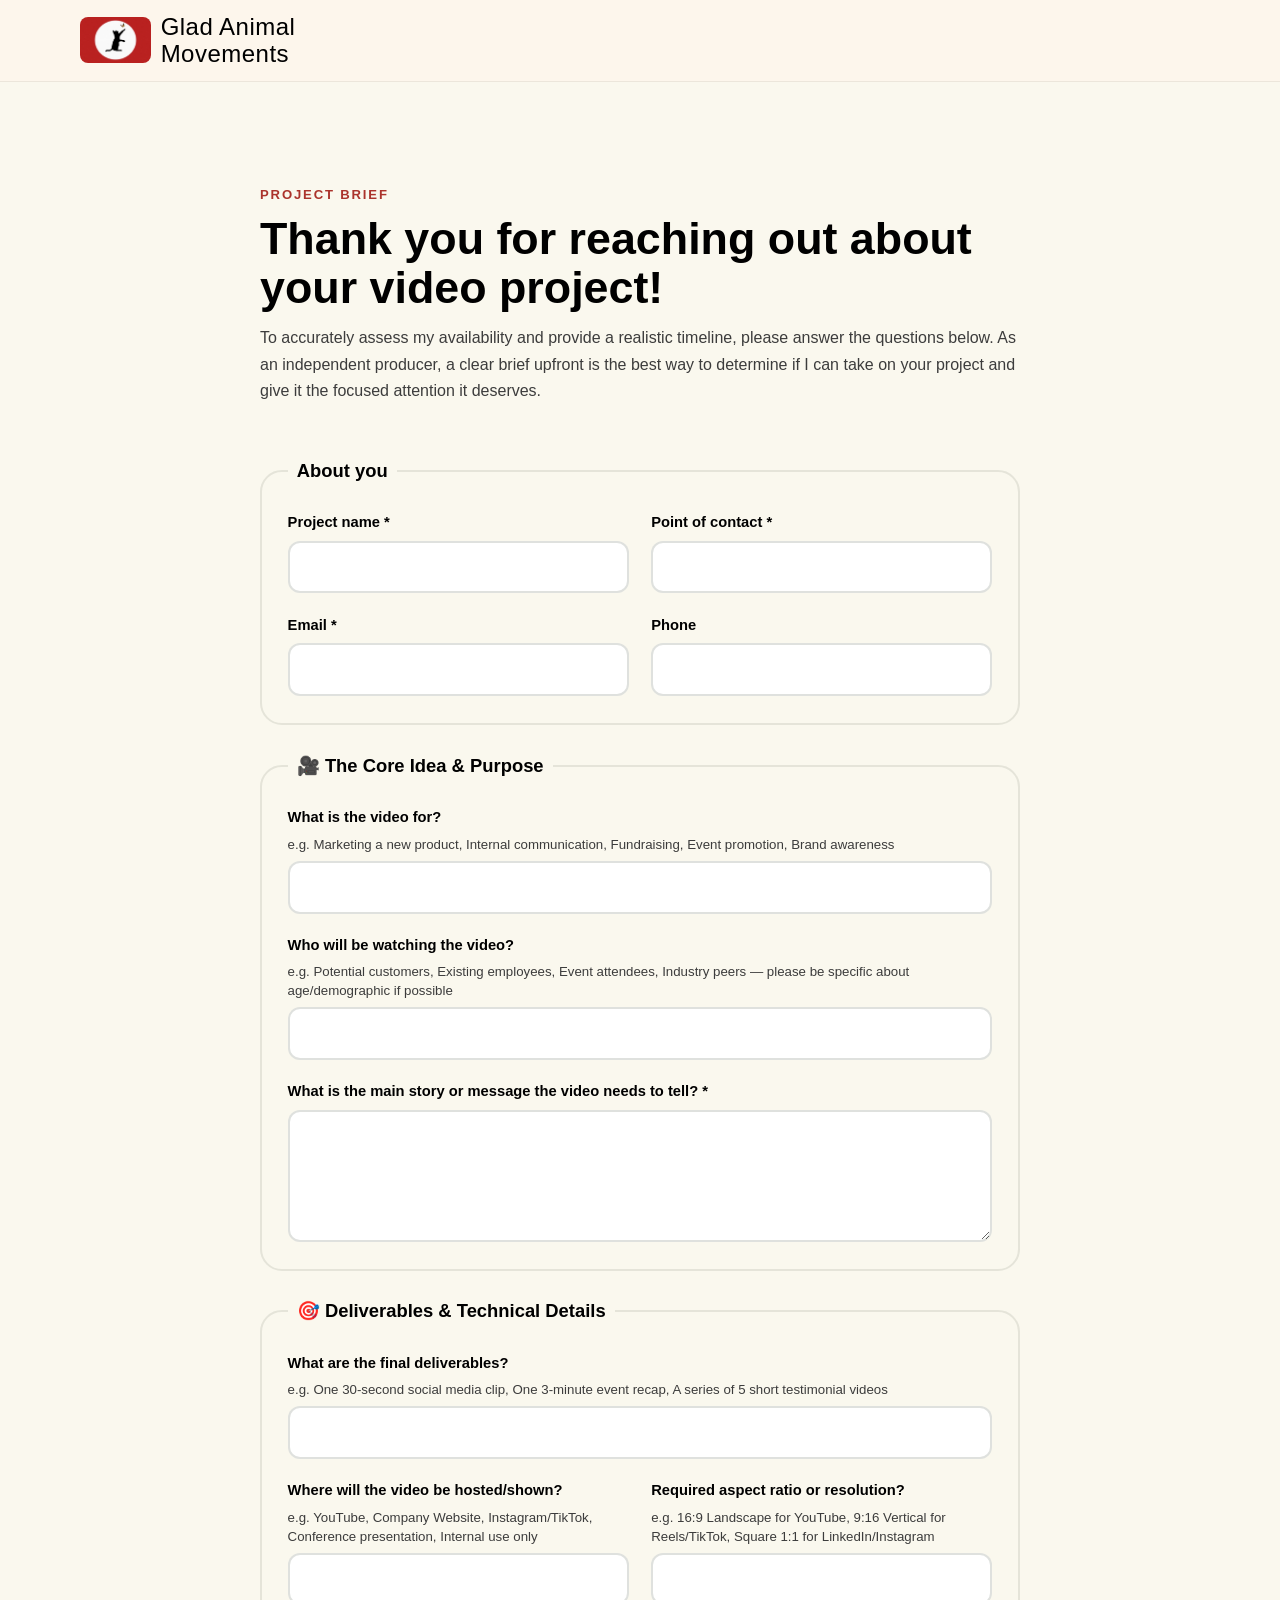
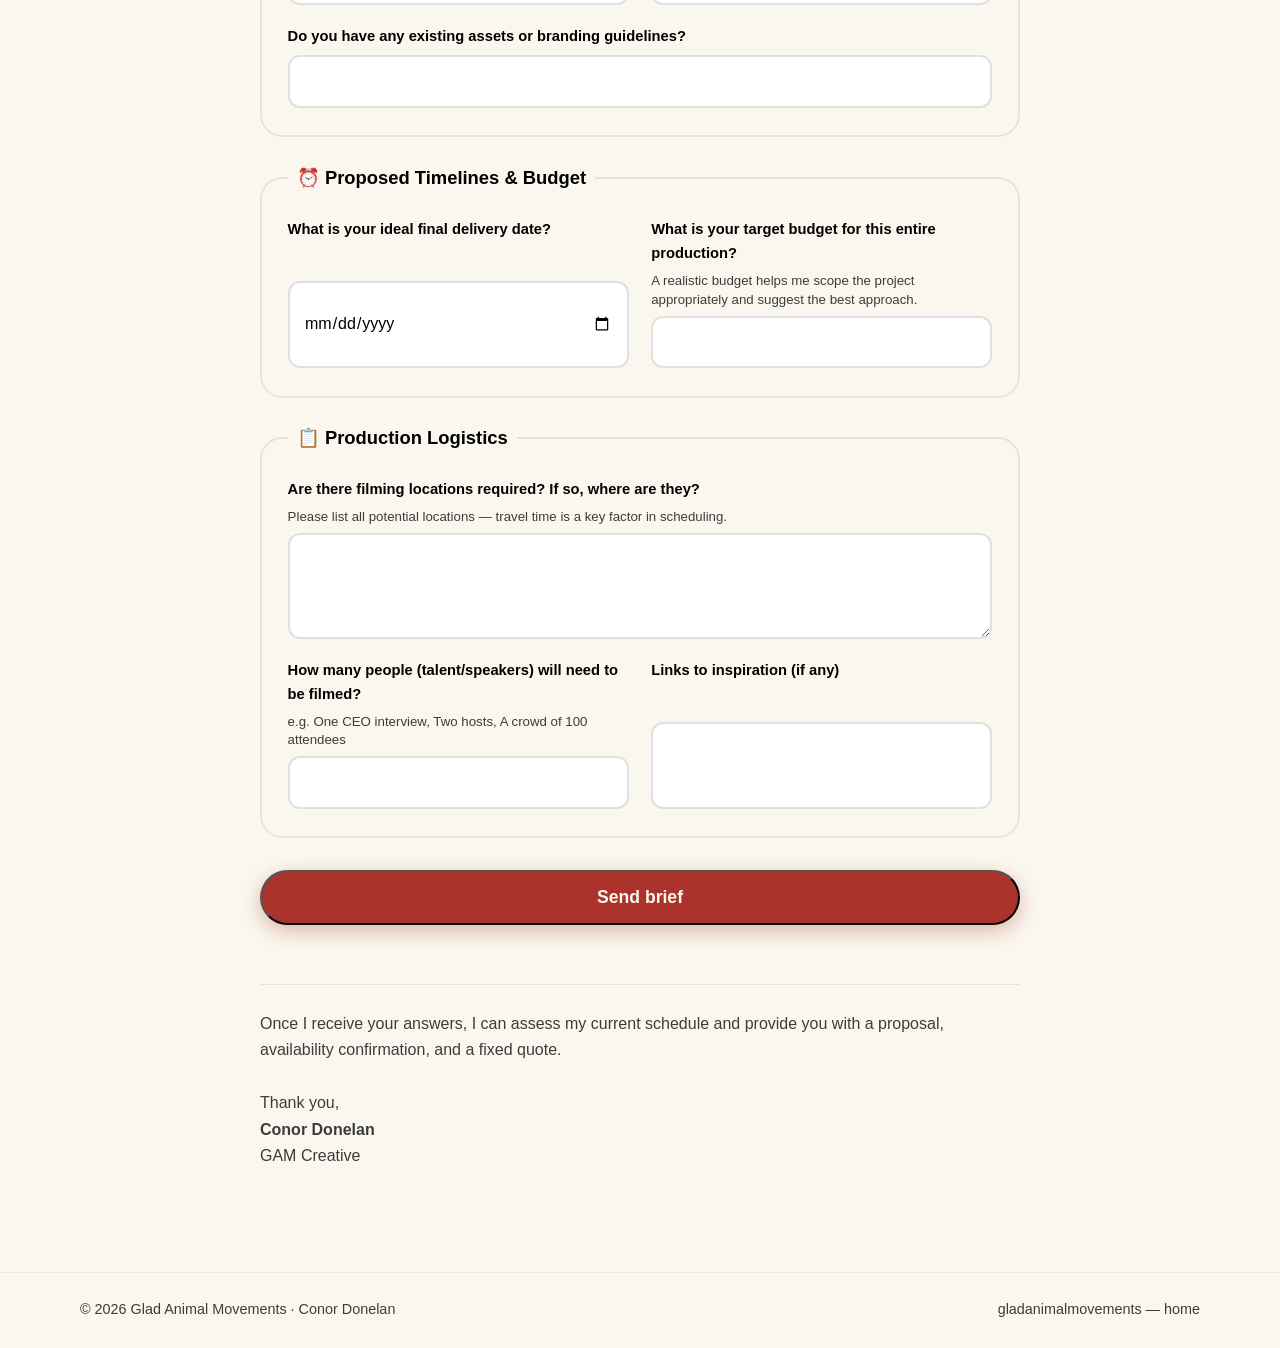
<file: enquiry-k9x3.html>
<!DOCTYPE html>
<html lang="en">
<head>
  <meta charset="UTF-8">
  <meta name="viewport" content="width=device-width, initial-scale=1.0">
  <title>Project Brief — Glad Animal Movements</title>
  <meta name="robots" content="noindex, nofollow">
  <link rel="icon" href="assets/favicon.svg" type="image/svg+xml">
  <link rel="preconnect" href="https://fonts.googleapis.com">
  <link rel="preconnect" href="https://fonts.gstatic.com" crossorigin>
  <link href="https://fonts.googleapis.com/css2?family=Fraunces:opsz,wght@9..144,500;9..144,600;9..144,700;9..144,900&family=Work+Sans:wght@400;500;600;700&display=swap" rel="stylesheet">
  <link rel="stylesheet" href="css/style.css">
</head>
<body>

  <header class="site-header">
    <nav class="nav container" aria-label="Main navigation">
      <a href="index.html" class="nav__brand">
        <span class="nav__brand-mark" aria-hidden="true">
          <img src="assets/logo.jpg" alt="">
        </span>
        <span class="nav__brand-text">Glad Animal<br>Movements</span>
      </a>
    </nav>
  </header>

  <main>
    <section class="section enquiry">
      <div class="container enquiry__inner">
        <div class="section__head">
          <p class="section__kicker">Project Brief</p>
          <h1 class="section__title">Thank you for reaching out about your video project!</h1>
          <p class="enquiry__sub">To accurately assess my availability and provide a realistic timeline, please answer the questions below. As an independent producer, a clear brief upfront is the best way to determine if I can take on your project and give it the focused attention it deserves.</p>
        </div>

        <form id="enquiry-form" class="enquiry__form" novalidate>

          <fieldset class="enquiry__section">
            <legend>About you</legend>
            <div class="enquiry__grid">
              <div class="field">
                <label for="f-project">Project name *</label>
                <input id="f-project" name="projectName" type="text" required>
              </div>
              <div class="field">
                <label for="f-name">Point of contact *</label>
                <input id="f-name" name="contactName" type="text" required autocomplete="name">
              </div>
              <div class="field">
                <label for="f-email">Email *</label>
                <input id="f-email" name="email" type="email" required autocomplete="email">
              </div>
              <div class="field">
                <label for="f-phone">Phone</label>
                <input id="f-phone" name="phone" type="tel" autocomplete="tel">
              </div>
            </div>
          </fieldset>

          <fieldset class="enquiry__section">
            <legend>🎥 The Core Idea &amp; Purpose</legend>
            <div class="enquiry__grid">
              <div class="field field--full">
                <label for="f-purpose">What is the video for?</label>
                <p class="field__hint">e.g. Marketing a new product, Internal communication, Fundraising, Event promotion, Brand awareness</p>
                <input id="f-purpose" name="purpose" type="text">
              </div>
              <div class="field field--full">
                <label for="f-audience">Who will be watching the video?</label>
                <p class="field__hint">e.g. Potential customers, Existing employees, Event attendees, Industry peers — please be specific about age/demographic if possible</p>
                <input id="f-audience" name="audience" type="text">
              </div>
              <div class="field field--full">
                <label for="f-story">What is the main story or message the video needs to tell? *</label>
                <textarea id="f-story" name="story" rows="4" required></textarea>
              </div>
            </div>
          </fieldset>

          <fieldset class="enquiry__section">
            <legend>🎯 Deliverables &amp; Technical Details</legend>
            <div class="enquiry__grid">
              <div class="field field--full">
                <label for="f-deliverables">What are the final deliverables?</label>
                <p class="field__hint">e.g. One 30-second social media clip, One 3-minute event recap, A series of 5 short testimonial videos</p>
                <input id="f-deliverables" name="deliverables" type="text">
              </div>
              <div class="field">
                <label for="f-hosting">Where will the video be hosted/shown?</label>
                <p class="field__hint">e.g. YouTube, Company Website, Instagram/TikTok, Conference presentation, Internal use only</p>
                <input id="f-hosting" name="hosting" type="text">
              </div>
              <div class="field">
                <label for="f-aspect">Required aspect ratio or resolution?</label>
                <p class="field__hint">e.g. 16:9 Landscape for YouTube, 9:16 Vertical for Reels/TikTok, Square 1:1 for LinkedIn/Instagram</p>
                <input id="f-aspect" name="aspectRatio" type="text">
              </div>
              <div class="field field--full">
                <label for="f-assets">Do you have any existing assets or branding guidelines?</label>
                <input id="f-assets" name="assets" type="text">
              </div>
            </div>
          </fieldset>

          <fieldset class="enquiry__section">
            <legend>⏰ Proposed Timelines &amp; Budget</legend>
            <div class="enquiry__grid">
              <div class="field">
                <label for="f-date">What is your ideal final delivery date?</label>
                <input id="f-date" name="deliveryDate" type="date">
              </div>
              <div class="field">
                <label for="f-budget">What is your target budget for this entire production?</label>
                <p class="field__hint">A realistic budget helps me scope the project appropriately and suggest the best approach.</p>
                <input id="f-budget" name="budget" type="text">
              </div>
            </div>
          </fieldset>

          <fieldset class="enquiry__section">
            <legend>📋 Production Logistics</legend>
            <div class="enquiry__grid">
              <div class="field field--full">
                <label for="f-locations">Are there filming locations required? If so, where are they?</label>
                <p class="field__hint">Please list all potential locations — travel time is a key factor in scheduling.</p>
                <textarea id="f-locations" name="locations" rows="3"></textarea>
              </div>
              <div class="field">
                <label for="f-talent">How many people (talent/speakers) will need to be filmed?</label>
                <p class="field__hint">e.g. One CEO interview, Two hosts, A crowd of 100 attendees</p>
                <input id="f-talent" name="talentCount" type="text">
              </div>
              <div class="field">
                <label for="f-inspiration">Links to inspiration (if any)</label>
                <input id="f-inspiration" name="inspiration" type="text">
              </div>
            </div>
          </fieldset>

          <!-- honeypot: real people never see or fill this -->
          <div class="field field--hp" aria-hidden="true">
            <label for="f-website">Website</label>
            <input id="f-website" name="website" type="text" tabindex="-1" autocomplete="off">
          </div>

          <div class="field field--full enquiry__submit-row">
            <button type="submit" class="btn btn--primary btn--big" id="enquiry-submit">Send brief</button>
            <p class="enquiry__status" id="enquiry-status" role="status"></p>
          </div>
        </form>

        <p class="enquiry__outro">Once I receive your answers, I can assess my current schedule and provide you with a proposal, availability confirmation, and a fixed quote.<br><br>Thank you,<br><strong>Conor Donelan</strong><br>GAM Creative</p>
      </div>
    </section>
  </main>

  <footer class="site-footer">
    <div class="container site-footer__inner">
      <p>© <span id="year">2026</span> Glad Animal Movements · Conor Donelan</p>
      <p><a href="index.html">gladanimalmovements — home</a></p>
    </div>
  </footer>

  <script>
    const form = document.getElementById("enquiry-form");
    const statusEl = document.getElementById("enquiry-status");
    const submitBtn = document.getElementById("enquiry-submit");
    document.getElementById("year").textContent = new Date().getFullYear();

    form.addEventListener("submit", async (e) => {
      e.preventDefault();
      if (!form.reportValidity()) return;

      const data = Object.fromEntries(new FormData(form).entries());
      submitBtn.disabled = true;
      statusEl.textContent = "Sending…";

      try {
        const res = await fetch("/api/enquiry", {
          method: "POST",
          headers: { "Content-Type": "application/json" },
          body: JSON.stringify(data),
        });
        if (!res.ok) throw new Error("Request failed: " + res.status);
        form.reset();
        statusEl.textContent = "Thanks! Your brief is on its way — I'll be in touch soon.";
      } catch (err) {
        statusEl.textContent = "Something went wrong sending the form. You can email me directly at conordonelan@gmail.com.";
        submitBtn.disabled = false;
      }
    });
  </script>
</body>
</html>
</file>
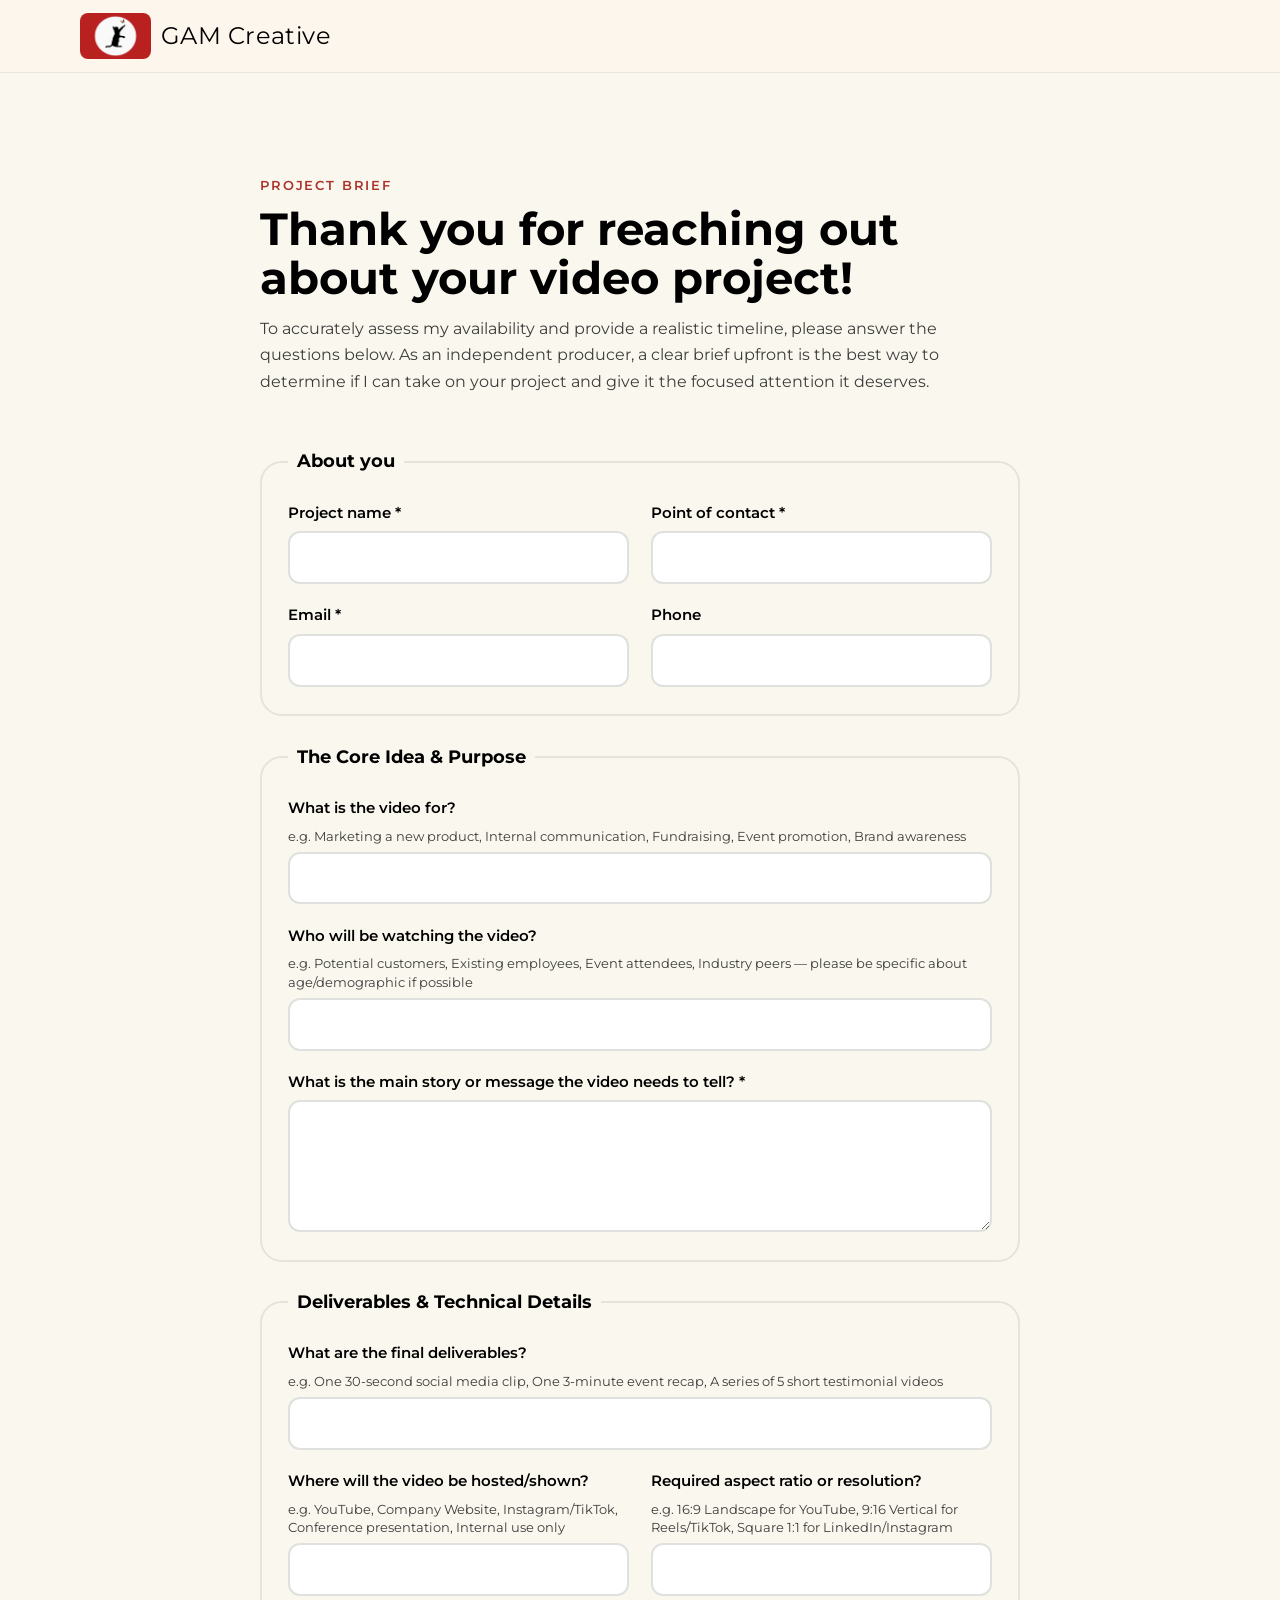
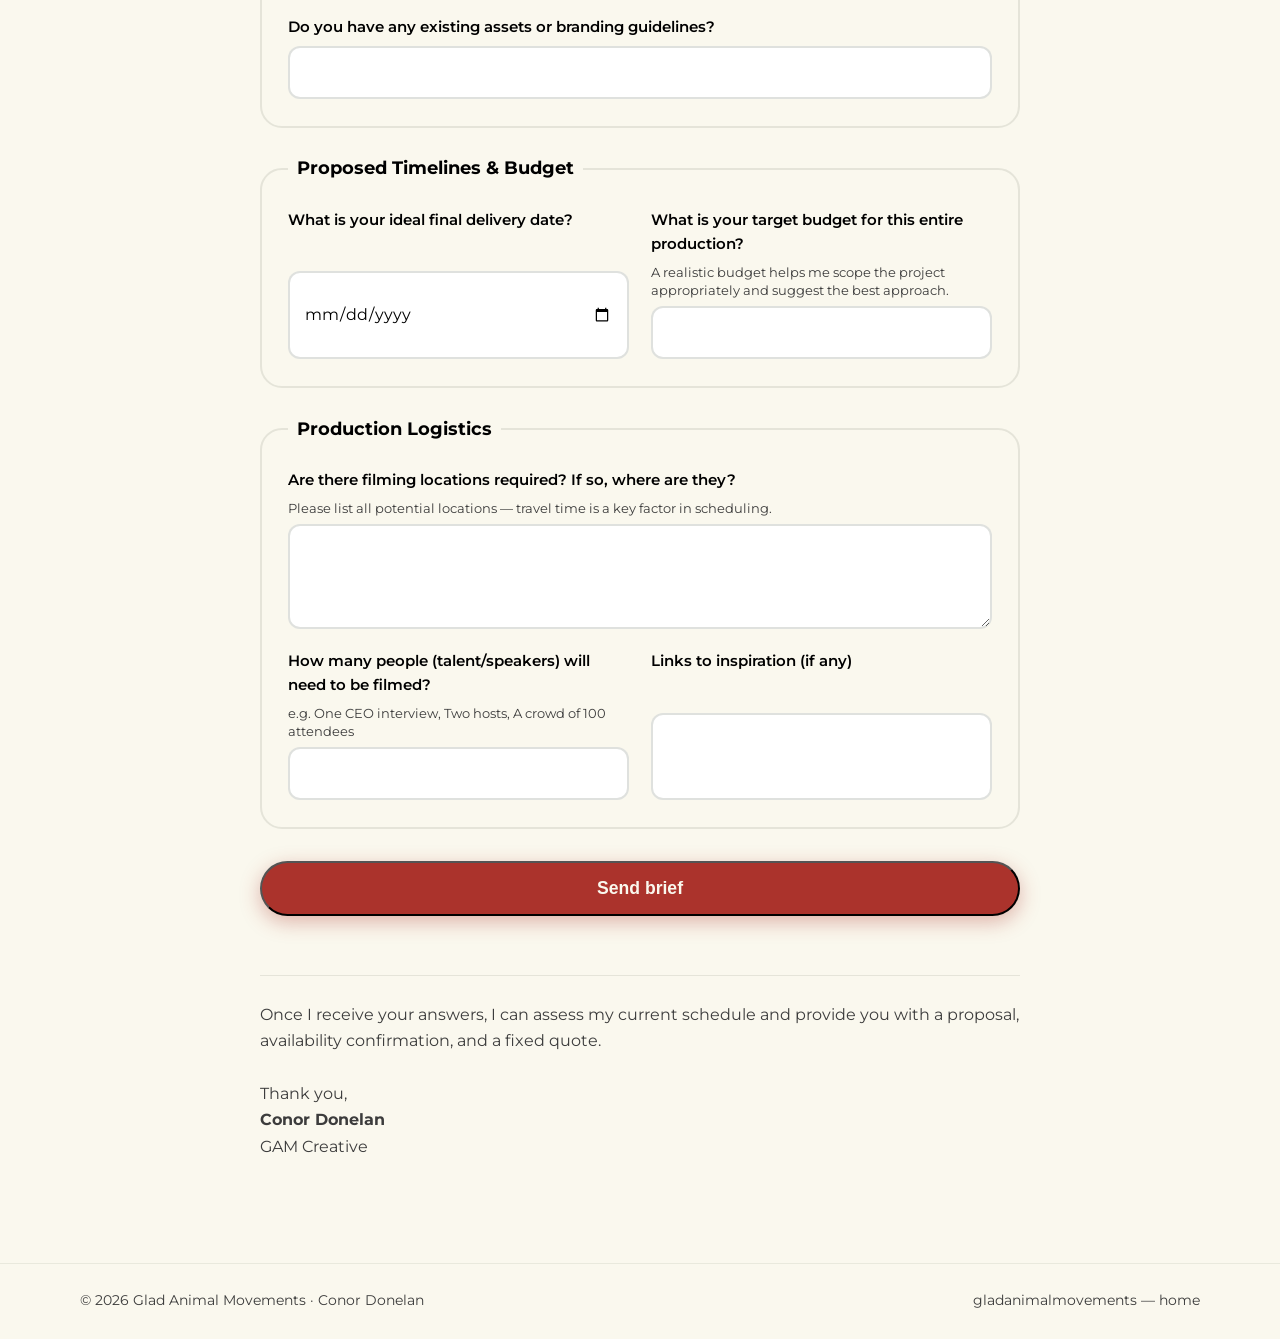
<file: onboarding.html>
<!DOCTYPE html>
<html lang="en">
<head>
  <meta charset="UTF-8">
  <meta name="viewport" content="width=device-width, initial-scale=1.0">
  <title>Project Brief — Glad Animal Movements</title>
  <meta name="robots" content="noindex, nofollow">
  <link rel="icon" href="assets/favicon.svg" type="image/svg+xml">
  <link rel="preconnect" href="https://fonts.googleapis.com">
  <link rel="preconnect" href="https://fonts.gstatic.com" crossorigin>
  <link href="https://fonts.googleapis.com/css2?family=Montserrat:ital,wght@0,400;0,500;0,600;0,700;0,800;0,900;1,400;1,500;1,600;1,700&display=swap" rel="stylesheet">
  <link rel="stylesheet" href="css/style.css">
</head>
<body>

  <header class="site-header">
    <nav class="nav container" aria-label="Main navigation">
      <a href="index.html" class="nav__brand">
        <span class="nav__brand-mark" aria-hidden="true">
          <img src="assets/logo.jpg" alt="">
        </span>
        <span class="nav__brand-text">GAM Creative</span>
      </a>
    </nav>
  </header>

  <main>
    <section class="section enquiry">
      <div class="container enquiry__inner">
        <div class="section__head">
          <p class="section__kicker">Project Brief</p>
          <h1 class="section__title">Thank you for reaching out about your video project!</h1>
          <p class="enquiry__sub">To accurately assess my availability and provide a realistic timeline, please answer the questions below. As an independent producer, a clear brief upfront is the best way to determine if I can take on your project and give it the focused attention it deserves.</p>
        </div>

        <form id="enquiry-form" class="enquiry__form" novalidate>

          <fieldset class="enquiry__section">
            <legend>About you</legend>
            <div class="enquiry__grid">
              <div class="field">
                <label for="f-project">Project name *</label>
                <input id="f-project" name="projectName" type="text" required>
              </div>
              <div class="field">
                <label for="f-name">Point of contact *</label>
                <input id="f-name" name="contactName" type="text" required autocomplete="name">
              </div>
              <div class="field">
                <label for="f-email">Email *</label>
                <input id="f-email" name="email" type="email" required autocomplete="email">
              </div>
              <div class="field">
                <label for="f-phone">Phone</label>
                <input id="f-phone" name="phone" type="tel" autocomplete="tel">
              </div>
            </div>
          </fieldset>

          <fieldset class="enquiry__section">
            <legend>The Core Idea &amp; Purpose</legend>
            <div class="enquiry__grid">
              <div class="field field--full">
                <label for="f-purpose">What is the video for?</label>
                <p class="field__hint">e.g. Marketing a new product, Internal communication, Fundraising, Event promotion, Brand awareness</p>
                <input id="f-purpose" name="purpose" type="text">
              </div>
              <div class="field field--full">
                <label for="f-audience">Who will be watching the video?</label>
                <p class="field__hint">e.g. Potential customers, Existing employees, Event attendees, Industry peers — please be specific about age/demographic if possible</p>
                <input id="f-audience" name="audience" type="text">
              </div>
              <div class="field field--full">
                <label for="f-story">What is the main story or message the video needs to tell? *</label>
                <textarea id="f-story" name="story" rows="4" required></textarea>
              </div>
            </div>
          </fieldset>

          <fieldset class="enquiry__section">
            <legend>Deliverables &amp; Technical Details</legend>
            <div class="enquiry__grid">
              <div class="field field--full">
                <label for="f-deliverables">What are the final deliverables?</label>
                <p class="field__hint">e.g. One 30-second social media clip, One 3-minute event recap, A series of 5 short testimonial videos</p>
                <input id="f-deliverables" name="deliverables" type="text">
              </div>
              <div class="field">
                <label for="f-hosting">Where will the video be hosted/shown?</label>
                <p class="field__hint">e.g. YouTube, Company Website, Instagram/TikTok, Conference presentation, Internal use only</p>
                <input id="f-hosting" name="hosting" type="text">
              </div>
              <div class="field">
                <label for="f-aspect">Required aspect ratio or resolution?</label>
                <p class="field__hint">e.g. 16:9 Landscape for YouTube, 9:16 Vertical for Reels/TikTok, Square 1:1 for LinkedIn/Instagram</p>
                <input id="f-aspect" name="aspectRatio" type="text">
              </div>
              <div class="field field--full">
                <label for="f-assets">Do you have any existing assets or branding guidelines?</label>
                <input id="f-assets" name="assets" type="text">
              </div>
            </div>
          </fieldset>

          <fieldset class="enquiry__section">
            <legend>Proposed Timelines &amp; Budget</legend>
            <div class="enquiry__grid">
              <div class="field">
                <label for="f-date">What is your ideal final delivery date?</label>
                <input id="f-date" name="deliveryDate" type="date">
              </div>
              <div class="field">
                <label for="f-budget">What is your target budget for this entire production?</label>
                <p class="field__hint">A realistic budget helps me scope the project appropriately and suggest the best approach.</p>
                <input id="f-budget" name="budget" type="text">
              </div>
            </div>
          </fieldset>

          <fieldset class="enquiry__section">
            <legend>Production Logistics</legend>
            <div class="enquiry__grid">
              <div class="field field--full">
                <label for="f-locations">Are there filming locations required? If so, where are they?</label>
                <p class="field__hint">Please list all potential locations — travel time is a key factor in scheduling.</p>
                <textarea id="f-locations" name="locations" rows="3"></textarea>
              </div>
              <div class="field">
                <label for="f-talent">How many people (talent/speakers) will need to be filmed?</label>
                <p class="field__hint">e.g. One CEO interview, Two hosts, A crowd of 100 attendees</p>
                <input id="f-talent" name="talentCount" type="text">
              </div>
              <div class="field">
                <label for="f-inspiration">Links to inspiration (if any)</label>
                <input id="f-inspiration" name="inspiration" type="text">
              </div>
            </div>
          </fieldset>

          <!-- honeypot: real people never see or fill this -->
          <div class="field field--hp" aria-hidden="true">
            <label for="f-website">Website</label>
            <input id="f-website" name="website" type="text" tabindex="-1" autocomplete="off">
          </div>

          <div class="field field--full enquiry__submit-row">
            <button type="submit" class="btn btn--primary btn--big" id="enquiry-submit">Send brief</button>
            <p class="enquiry__status" id="enquiry-status" role="status"></p>
          </div>
        </form>

        <p class="enquiry__outro">Once I receive your answers, I can assess my current schedule and provide you with a proposal, availability confirmation, and a fixed quote.<br><br>Thank you,<br><strong>Conor Donelan</strong><br>GAM Creative</p>
      </div>
    </section>
  </main>

  <footer class="site-footer">
    <div class="container site-footer__inner">
      <p>© <span id="year">2026</span> Glad Animal Movements · Conor Donelan</p>
      <p><a href="index.html">gladanimalmovements — home</a></p>
    </div>
  </footer>

  <script>
    const form = document.getElementById("enquiry-form");
    const statusEl = document.getElementById("enquiry-status");
    const submitBtn = document.getElementById("enquiry-submit");
    document.getElementById("year").textContent = new Date().getFullYear();

    form.addEventListener("submit", async (e) => {
      e.preventDefault();
      if (!form.reportValidity()) return;

      const data = Object.fromEntries(new FormData(form).entries());
      submitBtn.disabled = true;
      statusEl.textContent = "Sending…";

      try {
        const res = await fetch("/api/enquiry", {
          method: "POST",
          headers: { "Content-Type": "application/json" },
          body: JSON.stringify(data),
        });
        if (!res.ok) throw new Error("Request failed: " + res.status);
        form.reset();
        statusEl.textContent = "Thanks! Your brief is on its way — I'll be in touch soon.";
      } catch (err) {
        statusEl.textContent = "Something went wrong sending the form. Please try again in a minute, or call me on +353 86 301 1088.";
        submitBtn.disabled = false;
      }
    });
  </script>
</body>
</html>
</file>
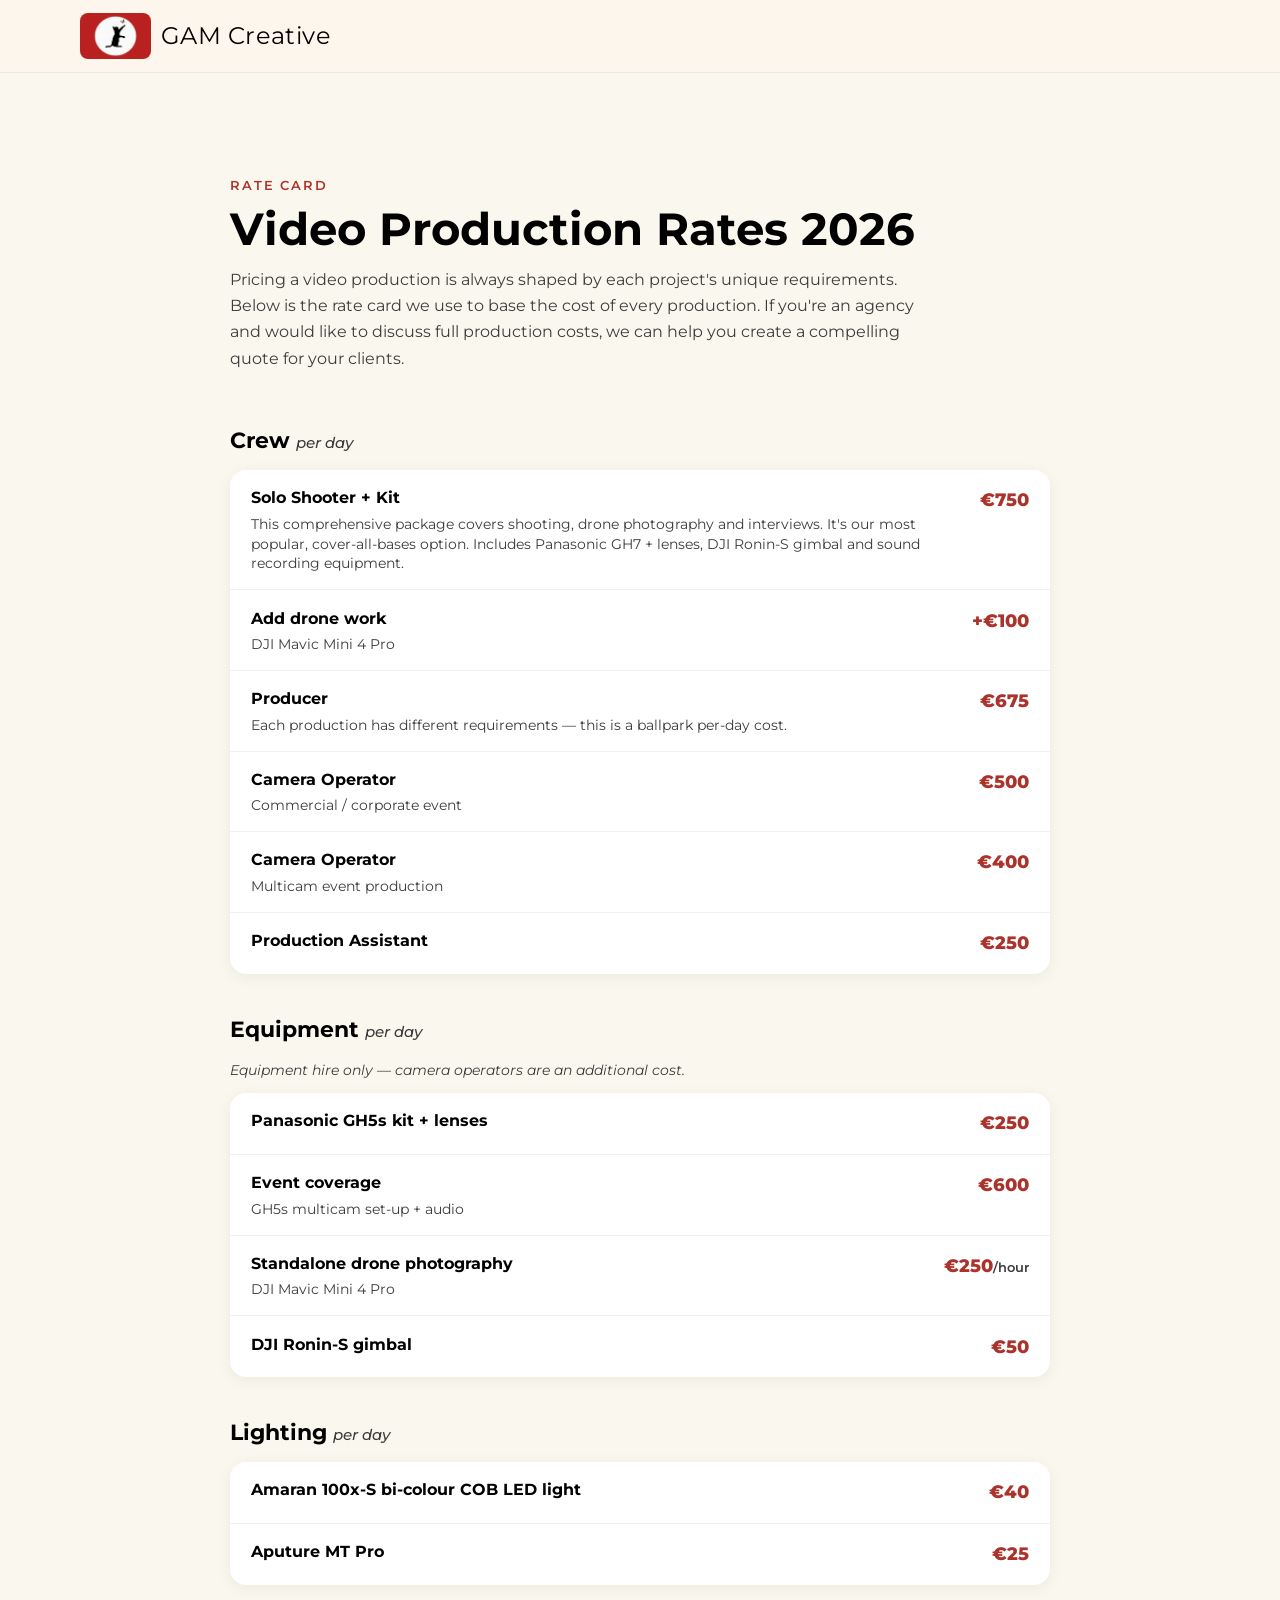
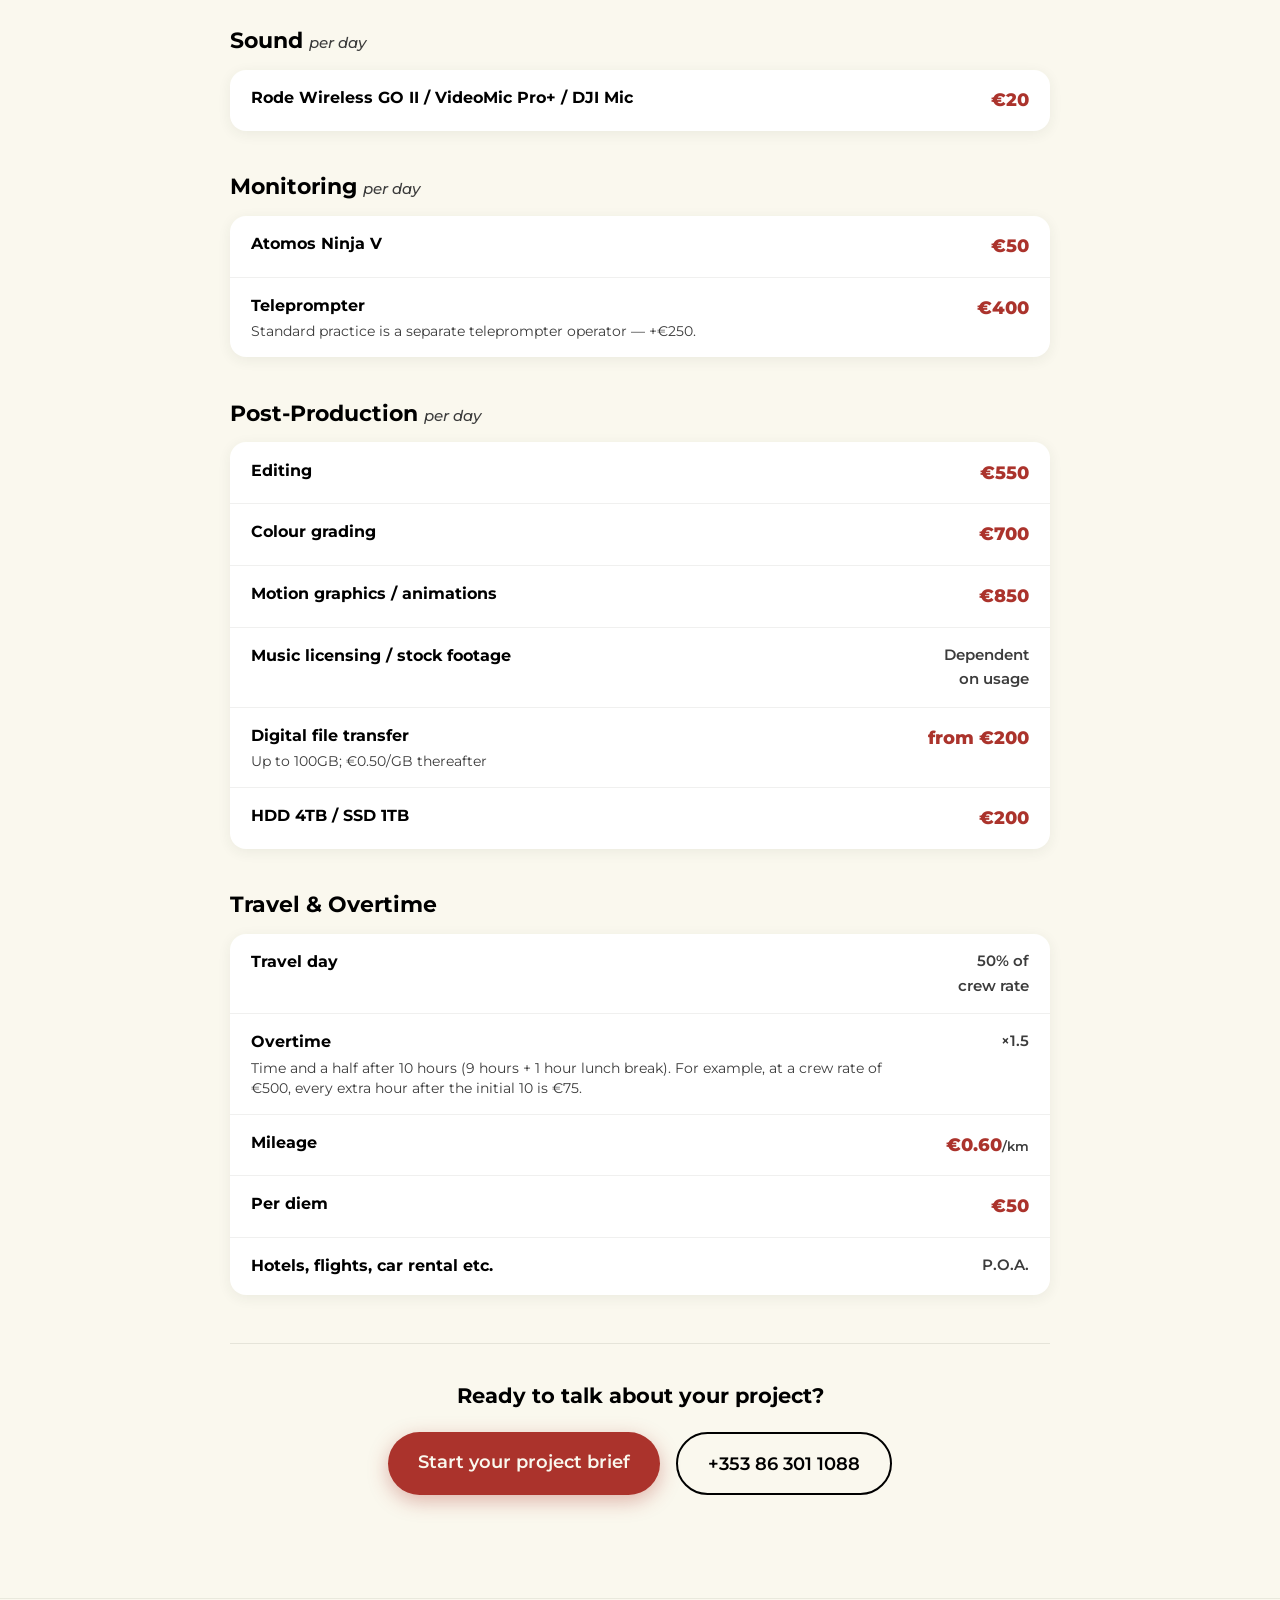
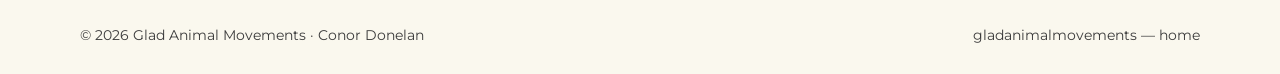
<file: rates.html>
<!DOCTYPE html>
<html lang="en">
<head>
  <meta charset="UTF-8">
  <meta name="viewport" content="width=device-width, initial-scale=1.0">
  <title>Rates 2026 — Glad Animal Movements</title>
  <meta name="robots" content="noindex, nofollow">
  <link rel="icon" href="assets/favicon.svg" type="image/svg+xml">
  <link rel="preconnect" href="https://fonts.googleapis.com">
  <link rel="preconnect" href="https://fonts.gstatic.com" crossorigin>
  <link href="https://fonts.googleapis.com/css2?family=Montserrat:ital,wght@0,400;0,500;0,600;0,700;0,800;0,900;1,400;1,500;1,600;1,700&display=swap" rel="stylesheet">
  <link rel="stylesheet" href="css/style.css">
</head>
<body>

  <header class="site-header">
    <nav class="nav container" aria-label="Main navigation">
      <a href="index.html" class="nav__brand">
        <span class="nav__brand-mark" aria-hidden="true">
          <img src="assets/logo.jpg" alt="">
        </span>
        <span class="nav__brand-text">GAM Creative</span>
      </a>
    </nav>
  </header>

  <main>
    <section class="section rates">
      <div class="container rates__inner">
        <div class="section__head">
          <p class="section__kicker">Rate Card</p>
          <h1 class="section__title">Video Production Rates 2026</h1>
          <p class="rates__sub">Pricing a video production is always shaped by each project's unique requirements. Below is the rate card we use to base the cost of every production. If you're an agency and would like to discuss full production costs, we can help you create a compelling quote for your clients.</p>
        </div>

        <div class="rates__group">
          <h2>Crew <span class="rates__unit">per day</span></h2>
          <table class="rates__table">
            <tr>
              <td>
                <strong>Solo Shooter + Kit</strong>
                <span class="rates__note">This comprehensive package covers shooting, drone photography and interviews. It's our most popular, cover-all-bases option. Includes Panasonic GH7 + lenses, DJI Ronin-S gimbal and sound recording equipment.</span>
              </td>
              <td class="rates__price">€750</td>
            </tr>
            <tr>
              <td><strong>Add drone work</strong><span class="rates__note">DJI Mavic Mini 4 Pro</span></td>
              <td class="rates__price">+€100</td>
            </tr>
            <tr>
              <td>
                <strong>Producer</strong>
                <span class="rates__note">Each production has different requirements — this is a ballpark per-day cost.</span>
              </td>
              <td class="rates__price">€675</td>
            </tr>
            <tr>
              <td><strong>Camera Operator</strong><span class="rates__note">Commercial / corporate event</span></td>
              <td class="rates__price">€500</td>
            </tr>
            <tr>
              <td><strong>Camera Operator</strong><span class="rates__note">Multicam event production</span></td>
              <td class="rates__price">€400</td>
            </tr>
            <tr>
              <td><strong>Production Assistant</strong></td>
              <td class="rates__price">€250</td>
            </tr>
          </table>
        </div>

        <div class="rates__group">
          <h2>Equipment <span class="rates__unit">per day</span></h2>
          <p class="rates__caveat">Equipment hire only — camera operators are an additional cost.</p>
          <table class="rates__table">
            <tr>
              <td><strong>Panasonic GH5s kit + lenses</strong></td>
              <td class="rates__price">€250</td>
            </tr>
            <tr>
              <td><strong>Event coverage</strong><span class="rates__note">GH5s multicam set-up + audio</span></td>
              <td class="rates__price">€600</td>
            </tr>
            <tr>
              <td><strong>Standalone drone photography</strong><span class="rates__note">DJI Mavic Mini 4 Pro</span></td>
              <td class="rates__price">€250<span class="rates__per">/hour</span></td>
            </tr>
            <tr>
              <td><strong>DJI Ronin-S gimbal</strong></td>
              <td class="rates__price">€50</td>
            </tr>
          </table>
        </div>

        <div class="rates__group">
          <h2>Lighting <span class="rates__unit">per day</span></h2>
          <table class="rates__table">
            <tr>
              <td><strong>Amaran 100x-S bi-colour COB LED light</strong></td>
              <td class="rates__price">€40</td>
            </tr>
            <tr>
              <td><strong>Aputure MT Pro</strong></td>
              <td class="rates__price">€25</td>
            </tr>
          </table>
        </div>

        <div class="rates__group">
          <h2>Sound <span class="rates__unit">per day</span></h2>
          <table class="rates__table">
            <tr>
              <td><strong>Rode Wireless GO II / VideoMic Pro+ / DJI Mic</strong></td>
              <td class="rates__price">€20</td>
            </tr>
          </table>
        </div>

        <div class="rates__group">
          <h2>Monitoring <span class="rates__unit">per day</span></h2>
          <table class="rates__table">
            <tr>
              <td><strong>Atomos Ninja V</strong></td>
              <td class="rates__price">€50</td>
            </tr>
            <tr>
              <td>
                <strong>Teleprompter</strong>
                <span class="rates__note">Standard practice is a separate teleprompter operator — +€250.</span>
              </td>
              <td class="rates__price">€400</td>
            </tr>
          </table>
        </div>

        <div class="rates__group">
          <h2>Post-Production <span class="rates__unit">per day</span></h2>
          <table class="rates__table">
            <tr>
              <td><strong>Editing</strong></td>
              <td class="rates__price">€550</td>
            </tr>
            <tr>
              <td><strong>Colour grading</strong></td>
              <td class="rates__price">€700</td>
            </tr>
            <tr>
              <td><strong>Motion graphics / animations</strong></td>
              <td class="rates__price">€850</td>
            </tr>
            <tr>
              <td><strong>Music licensing / stock footage</strong></td>
              <td class="rates__price rates__price--text">Dependent on usage</td>
            </tr>
            <tr>
              <td><strong>Digital file transfer</strong><span class="rates__note">Up to 100GB; €0.50/GB thereafter</span></td>
              <td class="rates__price">from €200</td>
            </tr>
            <tr>
              <td><strong>HDD 4TB / SSD 1TB</strong></td>
              <td class="rates__price">€200</td>
            </tr>
          </table>
        </div>

        <div class="rates__group">
          <h2>Travel &amp; Overtime</h2>
          <table class="rates__table">
            <tr>
              <td><strong>Travel day</strong></td>
              <td class="rates__price rates__price--text">50% of crew rate</td>
            </tr>
            <tr>
              <td>
                <strong>Overtime</strong>
                <span class="rates__note">Time and a half after 10 hours (9 hours + 1 hour lunch break). For example, at a crew rate of €500, every extra hour after the initial 10 is €75.</span>
              </td>
              <td class="rates__price rates__price--text">×1.5</td>
            </tr>
            <tr>
              <td><strong>Mileage</strong></td>
              <td class="rates__price">€0.60<span class="rates__per">/km</span></td>
            </tr>
            <tr>
              <td><strong>Per diem</strong></td>
              <td class="rates__price">€50</td>
            </tr>
            <tr>
              <td><strong>Hotels, flights, car rental etc.</strong></td>
              <td class="rates__price rates__price--text">P.O.A.</td>
            </tr>
          </table>
        </div>

        <div class="rates__cta">
          <p>Ready to talk about your project?</p>
          <div class="rates__cta-actions">
            <a class="btn btn--primary btn--big" href="onboarding">Start your project brief</a>
            <a class="btn btn--ghost btn--big" href="tel:+353863011088">+353 86 301 1088</a>
          </div>
        </div>
      </div>
    </section>
  </main>

  <footer class="site-footer">
    <div class="container site-footer__inner">
      <p>© <span id="year">2026</span> Glad Animal Movements · Conor Donelan</p>
      <p><a href="index.html">gladanimalmovements — home</a></p>
    </div>
  </footer>

  <script>
    document.getElementById("year").textContent = new Date().getFullYear();
  </script>
</body>
</html>
</file>
<file: css/style.css>
/* ============================================================
   Glad Animal Movements — warm, bright, playful
   ============================================================ */

:root {
  --cream: #faf8ee;
  --red-tint: rgba(171, 51, 44, 0.08); /* translucent wash of the logo's brick red */
  --brand: #ab332c; /* logo brick red */
  --brand-dark: #8c2a24;
  --sun: #e0a83e;
  --saffron: #eb9722; /* buddhist-robe orange, turmeric-bright */
  --clay: #a0512a;
  --ink: #000000;
  --ink-soft: #3c3c3c;

  --font-display: "Montserrat", -apple-system, BlinkMacSystemFont, "Segoe UI", sans-serif;
  --font-body: "Montserrat", -apple-system, BlinkMacSystemFont, "Segoe UI", sans-serif;

  --radius: 22px;
  --shadow: 0 12px 40px rgba(45, 53, 36, 0.12);
}

* { margin: 0; padding: 0; box-sizing: border-box; }

html { scroll-behavior: smooth; }

body {
  font-family: var(--font-body);
  background: var(--cream);
  color: var(--ink);
  line-height: 1.65;
  -webkit-font-smoothing: antialiased;
  overflow-x: hidden;
}

img, svg { max-width: 100%; display: block; }

.container {
  width: min(1120px, 92%);
  margin-inline: auto;
}

/* ============ Buttons ============ */
.btn {
  display: inline-block;
  font-weight: 600;
  text-decoration: none;
  padding: 0.85em 1.7em;
  border-radius: 999px;
  transition: transform 0.2s ease, box-shadow 0.2s ease, background 0.2s ease;
}
.btn--primary {
  background: var(--brand);
  color: var(--cream);
  box-shadow: 0 6px 20px rgba(171, 51, 44, 0.35);
}
.btn--primary:hover {
  background: var(--brand-dark);
  transform: translateY(-2px);
  box-shadow: 0 10px 26px rgba(171, 51, 44, 0.45);
}
.btn--ghost {
  color: var(--ink);
  border: 2px solid var(--ink);
}
.btn--ghost:hover {
  background: var(--ink);
  color: var(--cream);
  transform: translateY(-2px);
}
.btn--big { font-size: 1.1rem; }

/* ============ Header / Nav ============ */
.site-header {
  position: sticky;
  top: 0;
  z-index: 50;
  background: rgba(253, 246, 236, 0.92);
  backdrop-filter: blur(10px);
  border-bottom: 1px solid rgba(45, 53, 36, 0.08);
}

.nav {
  display: flex;
  align-items: center;
  justify-content: space-between;
  padding-block: 0.8rem;
  gap: 1rem;
}

.nav__brand {
  display: flex;
  align-items: center;
  gap: 0.6rem;
  text-decoration: none;
  color: var(--ink);
}
.nav__brand-mark img {
  height: 46px;
  width: auto;
  border-radius: 8px;
  display: block;
}
.nav__brand-text {
  font-family: var(--font-display);
  font-weight: 400;
  font-size: 1.5rem;
  line-height: 1.15;
  letter-spacing: 0.02em;
}

.nav__menu {
  display: flex;
  align-items: center;
  gap: 1.3rem;
  list-style: none;
}
.nav__menu a {
  text-decoration: none;
  color: var(--ink-soft);
  font-weight: 500;
  font-size: 0.98rem;
  white-space: nowrap;
  transition: color 0.2s ease;
}
.nav__menu a:hover { color: var(--brand); }
.nav__menu a.nav__cta {
  background: var(--brand);
  color: var(--cream);
  padding: 0.55em 1.3em;
  border-radius: 999px;
  font-weight: 600;
}
.nav__menu a.nav__cta:hover { background: var(--brand-dark); }

.nav__toggle {
  display: none;
  flex-direction: column;
  gap: 5px;
  background: none;
  border: none;
  cursor: pointer;
  padding: 8px;
}
.nav__toggle span {
  display: block;
  width: 24px;
  height: 3px;
  border-radius: 2px;
  background: var(--ink);
  transition: transform 0.25s ease, opacity 0.25s ease;
}
.nav__toggle[aria-expanded="true"] span:nth-child(1) { transform: translateY(8px) rotate(45deg); }
.nav__toggle[aria-expanded="true"] span:nth-child(2) { opacity: 0; }
.nav__toggle[aria-expanded="true"] span:nth-child(3) { transform: translateY(-8px) rotate(-45deg); }

/* ============ Hero (full-bleed video) ============ */
.hero {
  position: relative;
  min-height: clamp(540px, 88vh, 900px);
  display: flex;
  align-items: flex-end;
  padding-block: clamp(5rem, 10vw, 8rem) clamp(3rem, 6vw, 5rem);
  overflow: hidden;
  color: var(--cream);
}

.hero__video {
  position: absolute;
  inset: 0;
  width: 100%;
  height: 100%;
  object-fit: cover;
  object-position: center 25%;
  z-index: -2;
}

/* legibility overlay over the footage */
.hero::after {
  content: "";
  position: absolute;
  inset: 0;
  z-index: -1;
  background: linear-gradient(
    180deg,
    rgba(20, 28, 16, 0.3) 0%,
    rgba(20, 28, 16, 0.12) 45%,
    rgba(20, 28, 16, 0.4) 100%
  );
}

.hero__inner {
  width: 100%;
  padding-inline: clamp(1.2rem, 3vw, 2.5rem);
}

.hero__copy {
  max-width: 40em;
  background: rgba(16, 22, 14, 0.12);
  backdrop-filter: blur(2px);
  -webkit-backdrop-filter: blur(2px);
  padding: clamp(1.5rem, 3vw, 2.2rem);
  border-radius: var(--radius);
}

.hero__kicker {
  font-weight: 600;
  text-transform: uppercase;
  letter-spacing: 0.14em;
  font-size: 0.82rem;
  color: var(--saffron);
  margin-bottom: 1rem;
}

.hero__title {
  font-family: var(--font-display);
  font-weight: 400;
  font-size: clamp(1.9rem, 3.2vw, 2.7rem);
  line-height: 1.06;
  letter-spacing: -0.01em;
  margin-bottom: 1.3rem;
  text-shadow: 0 2px 24px rgba(0, 0, 0, 0.35);
}
.hero__title em {
  font-style: italic;
  color: var(--saffron);
}

.hero__sub {
  font-size: clamp(1.02rem, 1.6vw, 1.18rem);
  color: rgba(250, 248, 238, 0.92);
  max-width: 34em;
  margin-bottom: 2rem;
  text-shadow: 0 1px 12px rgba(0, 0, 0, 0.3);
  background: rgba(16, 22, 14, 0.45);
  padding: 0.85em 1.1em;
  border-radius: 14px;
}

.hero__actions {
  display: flex;
  flex-wrap: wrap;
  gap: 1rem;
}

/* ghost button needs to read against footage */
.hero .btn--ghost {
  color: var(--cream);
  border-color: var(--cream);
}
.hero .btn--ghost:hover {
  background: var(--cream);
  color: var(--ink);
}

/* ============ Sections (shared) ============ */
.section { padding-block: clamp(4rem, 8vw, 6.5rem); }
.section--tint { background: var(--red-tint); }

.section__head { margin-bottom: clamp(2rem, 4vw, 3.2rem); }
.section__kicker {
  font-weight: 600;
  text-transform: uppercase;
  letter-spacing: 0.14em;
  font-size: 0.82rem;
  color: var(--brand);
  margin-bottom: 0.5rem;
}
.section__title {
  font-family: var(--font-display);
  font-weight: 700;
  font-size: clamp(1.9rem, 3.6vw, 2.8rem);
  line-height: 1.1;
}
.section__title-aside {
  font-size: 0.8em;
  font-weight: 500;
  font-style: italic;
  color: var(--ink-soft);
}

/* ============ Showreel ============ */
.showreel__frame {
  aspect-ratio: 16 / 9;
  border-radius: var(--radius);
  overflow: hidden;
  box-shadow: var(--shadow);
  background: #000;
}
.showreel__frame iframe {
  width: 100%;
  height: 100%;
  border: 0;
  display: block;
}

/* ============ About ============ */
.about__grid {
  display: grid;
  grid-template-columns: 1.5fr 1fr;
  gap: clamp(2rem, 5vw, 4rem);
  align-items: start;
}
.about__body p { margin-bottom: 1.2rem; color: var(--ink-soft); }
.about__body strong { color: var(--ink); }
.about__pull {
  font-family: var(--font-display);
  font-size: 1.35rem;
  font-weight: 600;
  font-style: italic;
  line-height: 1.4;
  color: var(--ink) !important;
  border-left: 4px solid var(--sun);
  padding-left: 1.2rem;
  margin-top: 1.8rem;
}

.about__facts {
  display: grid;
  gap: 1.2rem;
}
.about__photo {
  border-radius: var(--radius);
  overflow: hidden;
  box-shadow: var(--shadow);
  background: #fff;
  max-width: 460px;
  margin-bottom: clamp(2rem, 4vw, 3rem);
}
.about__photo img {
  width: 100%;
  display: block;
}
.about__photo figcaption {
  font-size: 0.85rem;
  color: var(--ink-soft);
  padding: 0.7rem 1rem;
}
.fact-card {
  background: var(--red-tint);
  border-radius: var(--radius);
  padding: 1.6rem 1.8rem;
  display: grid;
  gap: 0.2rem;
}
.fact-card__num {
  font-family: var(--font-display);
  font-weight: 400;
  font-size: 2.4rem;
  color: var(--brand);
  line-height: 1;
}
.fact-card__label {
  color: var(--ink-soft);
  font-weight: 500;
}

/* ============ Services ============ */
.services__grid {
  display: grid;
  grid-template-columns: repeat(3, 1fr);
  gap: 1.4rem;
}
.service-card {
  background: var(--cream);
  border-radius: var(--radius);
  padding: 2rem 1.8rem;
  box-shadow: 0 4px 18px rgba(45, 53, 36, 0.06);
  transition: transform 0.22s ease, box-shadow 0.22s ease;
}
.service-card:hover {
  transform: translateY(-5px);
  box-shadow: var(--shadow);
}
.service-card h3 {
  font-family: var(--font-display);
  font-weight: 700;
  font-size: 1.25rem;
  margin-bottom: 0.5rem;
}
.service-card p { color: var(--ink-soft); font-size: 0.97rem; }

/* ============ Work ============ */
.work__grid {
  display: grid;
  grid-template-columns: repeat(3, 1fr);
  gap: 1.4rem;
}
.work-card {
  border: 2px solid rgba(45, 53, 36, 0.1);
  border-radius: var(--radius);
  padding: 1.9rem 1.7rem;
  transition: border-color 0.22s ease, transform 0.22s ease, background 0.22s ease;
}
.work-card:hover {
  border-color: var(--sun);
  background: #fdfcf2;
  transform: translateY(-4px);
}
.work-card__client {
  font-weight: 700;
  text-transform: uppercase;
  letter-spacing: 0.1em;
  font-size: 0.78rem;
  color: var(--clay);
  margin-bottom: 0.6rem;
}
.work-card h3 {
  font-family: var(--font-display);
  font-weight: 600;
  font-size: 1.2rem;
  line-height: 1.3;
  margin-bottom: 0.6rem;
}
.work-card p { color: var(--ink-soft); font-size: 0.95rem; }
.work-card__films {
  list-style: none;
  margin: 0.5rem 0 0.3rem;
  display: grid;
  gap: 0.35rem;
}
.work-card__films a {
  color: var(--brand);
  font-weight: 600;
  font-size: 0.95rem;
  text-decoration: none;
}
.work-card__films a:hover { text-decoration: underline; }

.work-card__year {
  display: block;
  margin-top: 0.7rem;
  font-size: 0.82rem;
  font-weight: 600;
  color: var(--sun);
  text-transform: uppercase;
  letter-spacing: 0.08em;
}
.work__more { margin-top: 2.6rem; text-align: center; }

/* ============ Clients ============ */
.clients__logos {
  list-style: none;
  display: grid;
  grid-template-columns: repeat(4, 1fr);
  gap: 1.2rem;
}
.client-logo {
  background: #fff;
  border-radius: 16px;
  box-shadow: 0 3px 12px rgba(45, 53, 36, 0.06);
  display: grid;
  place-items: center;
  padding: 1.3rem 1.5rem;
  min-height: 110px;
  transition: transform 0.22s ease, box-shadow 0.22s ease;
}
.client-logo:hover {
  transform: translateY(-4px);
  box-shadow: var(--shadow);
}
.client-logo img {
  max-height: 64px;
  max-width: 100%;
  width: auto;
  object-fit: contain;
}
/* white-only logo artwork needs a dark ground */
.client-logo--dark { background: var(--brand-dark); }
/* square icon marks can use a little more height */
.client-logo--tall img { max-height: 72px; border-radius: 12px; }
/* detailed square logos that read small at standard size */
.client-logo--big img { max-height: 104px; }
/* name labels for marks that aren't self-identifying */
.client-logo__label {
  margin-top: 0.5rem;
  font-size: 0.72rem;
  font-weight: 600;
  color: var(--ink-soft);
  text-align: center;
  line-height: 1.25;
}
.client-logo:has(.client-logo__label) img { max-height: 56px; }

/* ============ Testimonials ============ */
.quotes__grid {
  display: grid;
  grid-template-columns: 1fr 1fr;
  gap: 1.4rem;
}
.quote-card {
  background: #fff;
  border-radius: var(--radius);
  padding: 2rem 1.9rem 1.7rem;
  box-shadow: 0 4px 18px rgba(45, 53, 36, 0.06);
  position: relative;
  display: flex;
  flex-direction: column;
}
.quote-card::before {
  content: "“";
  position: absolute;
  top: 0.4rem;
  left: 1.1rem;
  font-family: var(--font-display);
  font-size: 3.2rem;
  font-weight: 800;
  color: var(--sun);
  line-height: 1;
}
.quote-card p {
  font-size: 0.98rem;
  line-height: 1.6;
  color: var(--ink-soft);
  margin: 0.8rem 0 1.2rem;
  flex: 1;
}
.quote-card footer { border-top: 1px solid rgba(45, 53, 36, 0.08); padding-top: 0.9rem; }
.quote-card cite {
  display: block;
  font-style: normal;
  font-weight: 700;
  color: var(--ink);
}
.quote-card footer span {
  display: block;
  font-size: 0.88rem;
  color: var(--ink-soft);
}
.quote-card__projects {
  margin-top: 0.25rem;
  font-style: italic;
  font-size: 0.8rem !important;
  color: var(--clay) !important;
}

/* ============ Contact ============ */
.contact { position: relative; overflow: hidden; }
.contact__blob {
  position: absolute;
  width: 40vw; height: 40vw;
  min-width: 300px; min-height: 300px;
  background: rgba(171, 51, 44, 0.12);
  border-radius: 55% 45% 40% 60% / 45% 55% 45% 55%;
  right: -12%;
  bottom: -30%;
  z-index: -1;
}
.contact__inner { text-align: center; }
.contact .section__head { margin-bottom: 2rem; }
.contact__sub {
  color: var(--ink-soft);
  font-size: 1.1rem;
  margin-top: 0.8rem;
}
.contact__actions {
  display: flex;
  flex-wrap: wrap;
  justify-content: center;
  gap: 1rem;
  margin-bottom: 2rem;
}
.contact__links {
  color: var(--ink-soft);
  display: flex;
  justify-content: center;
  flex-wrap: wrap;
  gap: 0.7rem;
}
.contact__links a {
  color: var(--brand);
  font-weight: 600;
  text-decoration: none;
}
.contact__links a:hover { text-decoration: underline; }

/* ============ Enquiry page ============ */
.enquiry__inner { max-width: 760px; }
.enquiry__sub { color: var(--ink-soft); margin-top: 0.8rem; }
.enquiry__form { display: grid; gap: 1.6rem; }
.enquiry__section {
  border: 2px solid rgba(45, 53, 36, 0.1);
  border-radius: var(--radius);
  padding: 1.5rem 1.6rem 1.7rem;
}
.enquiry__section legend {
  font-family: var(--font-display);
  font-weight: 700;
  font-size: 1.15rem;
  padding: 0 0.5em;
}
.enquiry__grid {
  display: grid;
  grid-template-columns: 1fr 1fr;
  gap: 1.2rem 1.4rem;
}
.field__hint {
  font-size: 0.83rem;
  color: var(--ink-soft);
  line-height: 1.4;
}
.enquiry__submit-row { margin-top: 0.4rem; }
.enquiry__outro {
  margin-top: 2.5rem;
  color: var(--ink-soft);
  border-top: 1px solid rgba(45, 53, 36, 0.1);
  padding-top: 1.6rem;
}
.field { display: grid; gap: 0.4rem; }
.field--full { grid-column: 1 / -1; }
.field--hp { position: absolute; left: -9999px; }
.field label {
  font-weight: 600;
  font-size: 0.92rem;
}
.field input,
.field select,
.field textarea {
  font: inherit;
  color: var(--ink);
  background: #fff;
  border: 2px solid rgba(45, 53, 36, 0.15);
  border-radius: 12px;
  padding: 0.7em 0.9em;
}
.field input:focus,
.field select:focus,
.field textarea:focus {
  outline: none;
  border-color: var(--brand);
}
.enquiry__status { margin-top: 0.8rem; font-weight: 500; color: var(--ink-soft); }
@media (max-width: 640px) {
  .enquiry__grid { grid-template-columns: 1fr; }
}

/* ============ Rates page ============ */
.rates__inner { max-width: 820px; }
.rates__sub { color: var(--ink-soft); margin-top: 0.8rem; max-width: 44em; }
.rates__group { margin-bottom: 2.4rem; }
.rates__group h2 {
  font-family: var(--font-display);
  font-weight: 700;
  font-size: 1.35rem;
  margin-bottom: 0.7rem;
}
.rates__unit {
  font-size: 0.7em;
  font-weight: 500;
  font-style: italic;
  color: var(--ink-soft);
}
.rates__caveat {
  font-size: 0.88rem;
  color: var(--ink-soft);
  font-style: italic;
  margin-bottom: 0.7rem;
}
.rates__table {
  width: 100%;
  border-collapse: collapse;
  background: #fff;
  border-radius: 16px;
  overflow: hidden;
  box-shadow: 0 3px 14px rgba(45, 53, 36, 0.07);
}
.rates__table td {
  padding: 0.95rem 1.3rem;
  border-top: 1px solid rgba(45, 53, 36, 0.07);
  vertical-align: top;
}
.rates__table tr:first-child td { border-top: none; }
.rates__table strong { display: block; }
.rates__note {
  display: block;
  font-size: 0.85rem;
  color: var(--ink-soft);
  margin-top: 0.2rem;
  line-height: 1.45;
}
.rates__price {
  text-align: right;
  white-space: nowrap;
  font-family: var(--font-display);
  font-weight: 800;
  font-size: 1.15rem;
  color: var(--brand);
  width: 1%;
}
.rates__price--text {
  font-size: 0.92rem;
  font-weight: 600;
  color: var(--ink-soft);
  white-space: normal;
}
.rates__per {
  font-size: 0.7em;
  font-weight: 600;
  color: var(--ink-soft);
}
.rates__cta {
  margin-top: 3rem;
  text-align: center;
  border-top: 1px solid rgba(45, 53, 36, 0.1);
  padding-top: 2.2rem;
}
.rates__cta p {
  font-family: var(--font-display);
  font-weight: 700;
  font-size: 1.3rem;
  margin-bottom: 1.2rem;
}
.rates__cta-actions {
  display: flex;
  justify-content: center;
  flex-wrap: wrap;
  gap: 1rem;
}
@media (max-width: 640px) {
  .rates__table td { padding: 0.8rem 0.9rem; }
  .rates__price { font-size: 1.02rem; }
}

/* ============ Footer ============ */
.site-footer {
  border-top: 1px solid rgba(45, 53, 36, 0.08);
  padding-block: 1.6rem;
  font-size: 0.9rem;
  color: var(--ink-soft);
}
.site-footer__inner {
  display: flex;
  justify-content: space-between;
  flex-wrap: wrap;
  gap: 0.5rem;
}
.site-footer a { color: var(--ink-soft); text-decoration: none; }
.site-footer a:hover { color: var(--brand); }

/* ============ Scroll reveal ============ */
.reveal {
  opacity: 0;
  transform: translateY(24px);
  transition: opacity 0.7s ease, transform 0.7s ease;
}
.reveal.is-visible {
  opacity: 1;
  transform: none;
}

@media (prefers-reduced-motion: reduce) {
  html { scroll-behavior: auto; }
  .reveal { opacity: 1; transform: none; transition: none; }
  .btn, .service-card, .work-card { transition: none; }
}

/* ============ Responsive ============ */
@media (max-width: 900px) {
  .about__grid { grid-template-columns: 1fr; }
  .about__facts { grid-template-columns: repeat(3, 1fr); }
  .services__grid, .work__grid { grid-template-columns: repeat(2, 1fr); }
  .clients__logos { grid-template-columns: repeat(3, 1fr); }
}

@media (max-width: 820px) {
  .nav__toggle { display: flex; }
  .nav__menu {
    position: absolute;
    top: 100%;
    left: 0;
    right: 0;
    flex-direction: column;
    align-items: stretch;
    gap: 0;
    background: var(--cream);
    border-bottom: 1px solid rgba(45, 53, 36, 0.08);
    box-shadow: 0 14px 30px rgba(45, 53, 36, 0.12);
    display: none;
  }
  .nav__menu.is-open { display: flex; }
  .nav__menu li { border-top: 1px solid rgba(45, 53, 36, 0.06); }
  .nav__menu a {
    display: block;
    padding: 1rem 1.4rem;
  }
  .nav__menu a.nav__cta {
    border-radius: 0;
    text-align: center;
  }
}

@media (max-width: 640px) {
  .about__facts { grid-template-columns: 1fr; }
  .services__grid, .work__grid { grid-template-columns: 1fr; }
  .clients__logos { grid-template-columns: repeat(2, 1fr); }
  .client-logo { min-height: 90px; padding: 1rem; }
  .client-logo img { max-height: 52px; }
  .quotes__grid { grid-template-columns: 1fr; }
  .contact__actions { flex-direction: column; align-items: stretch; }
  .contact__actions .btn { text-align: center; }
}
</file>
